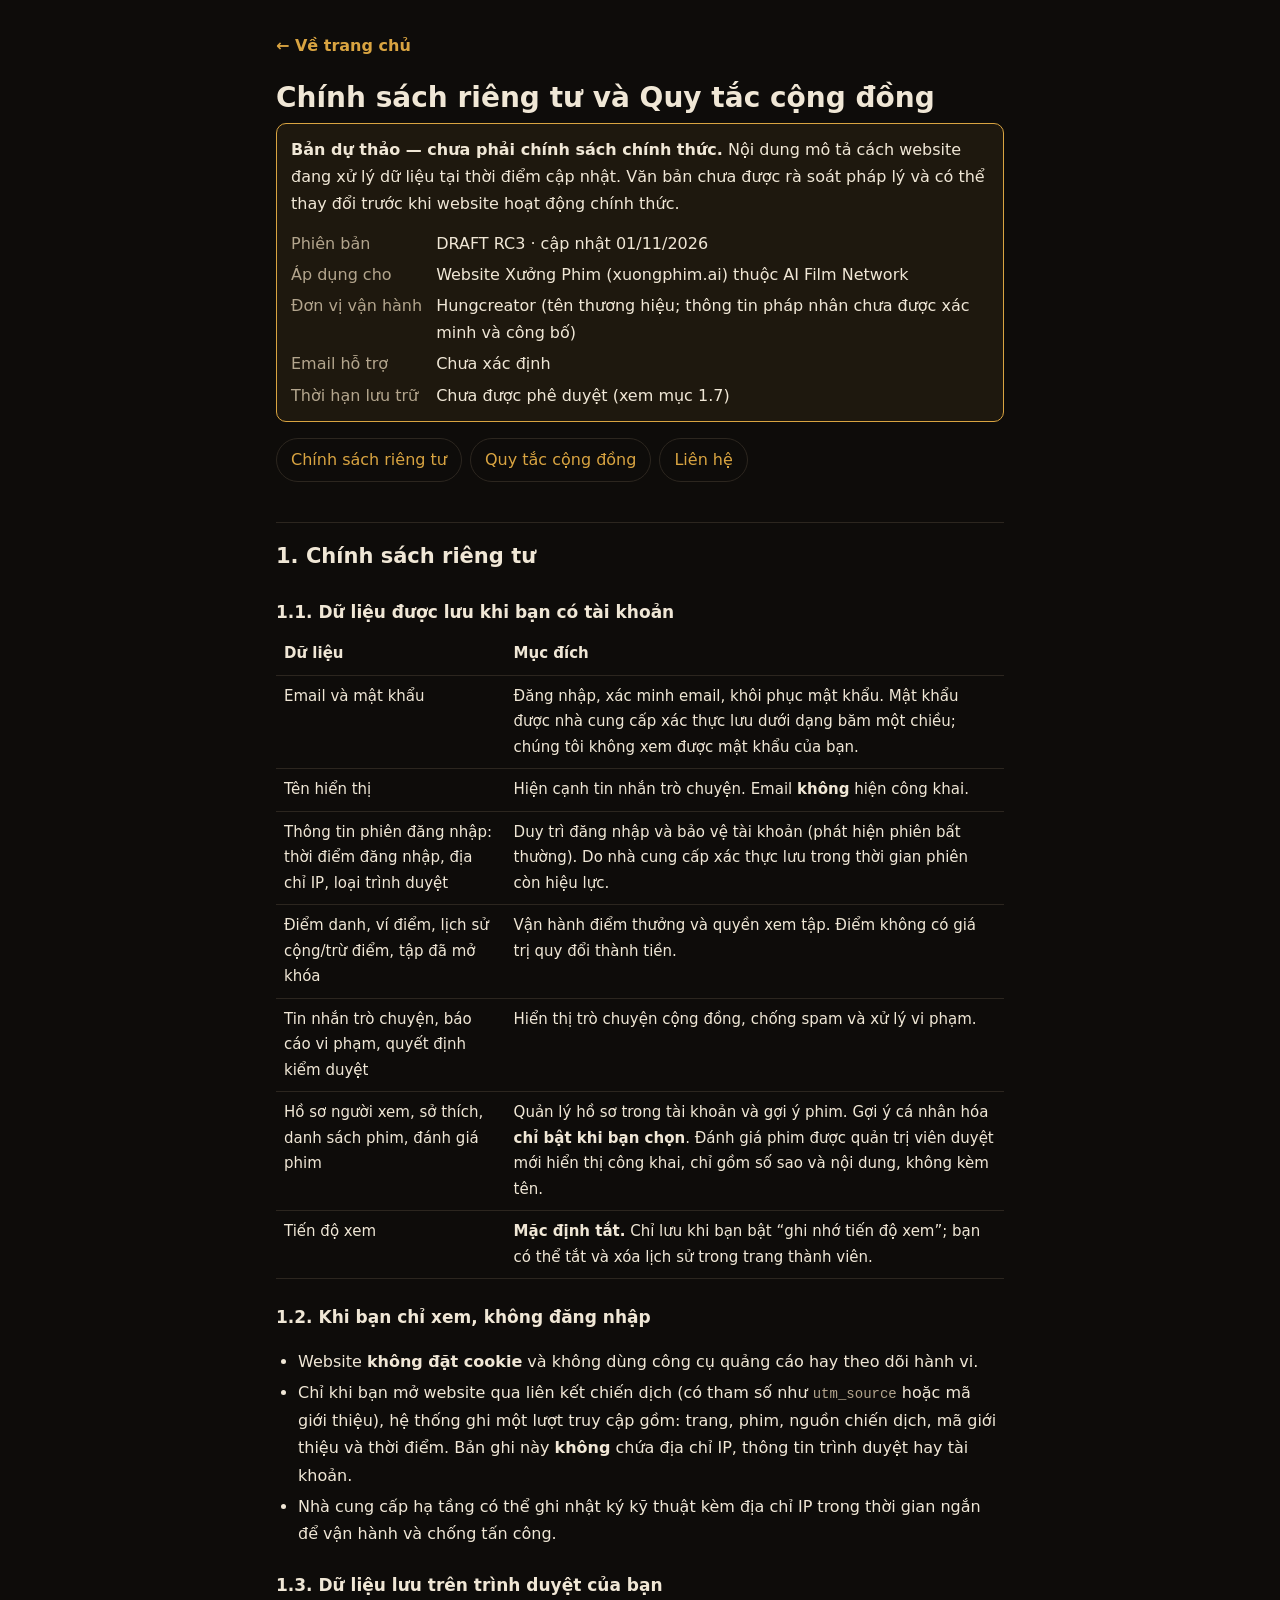
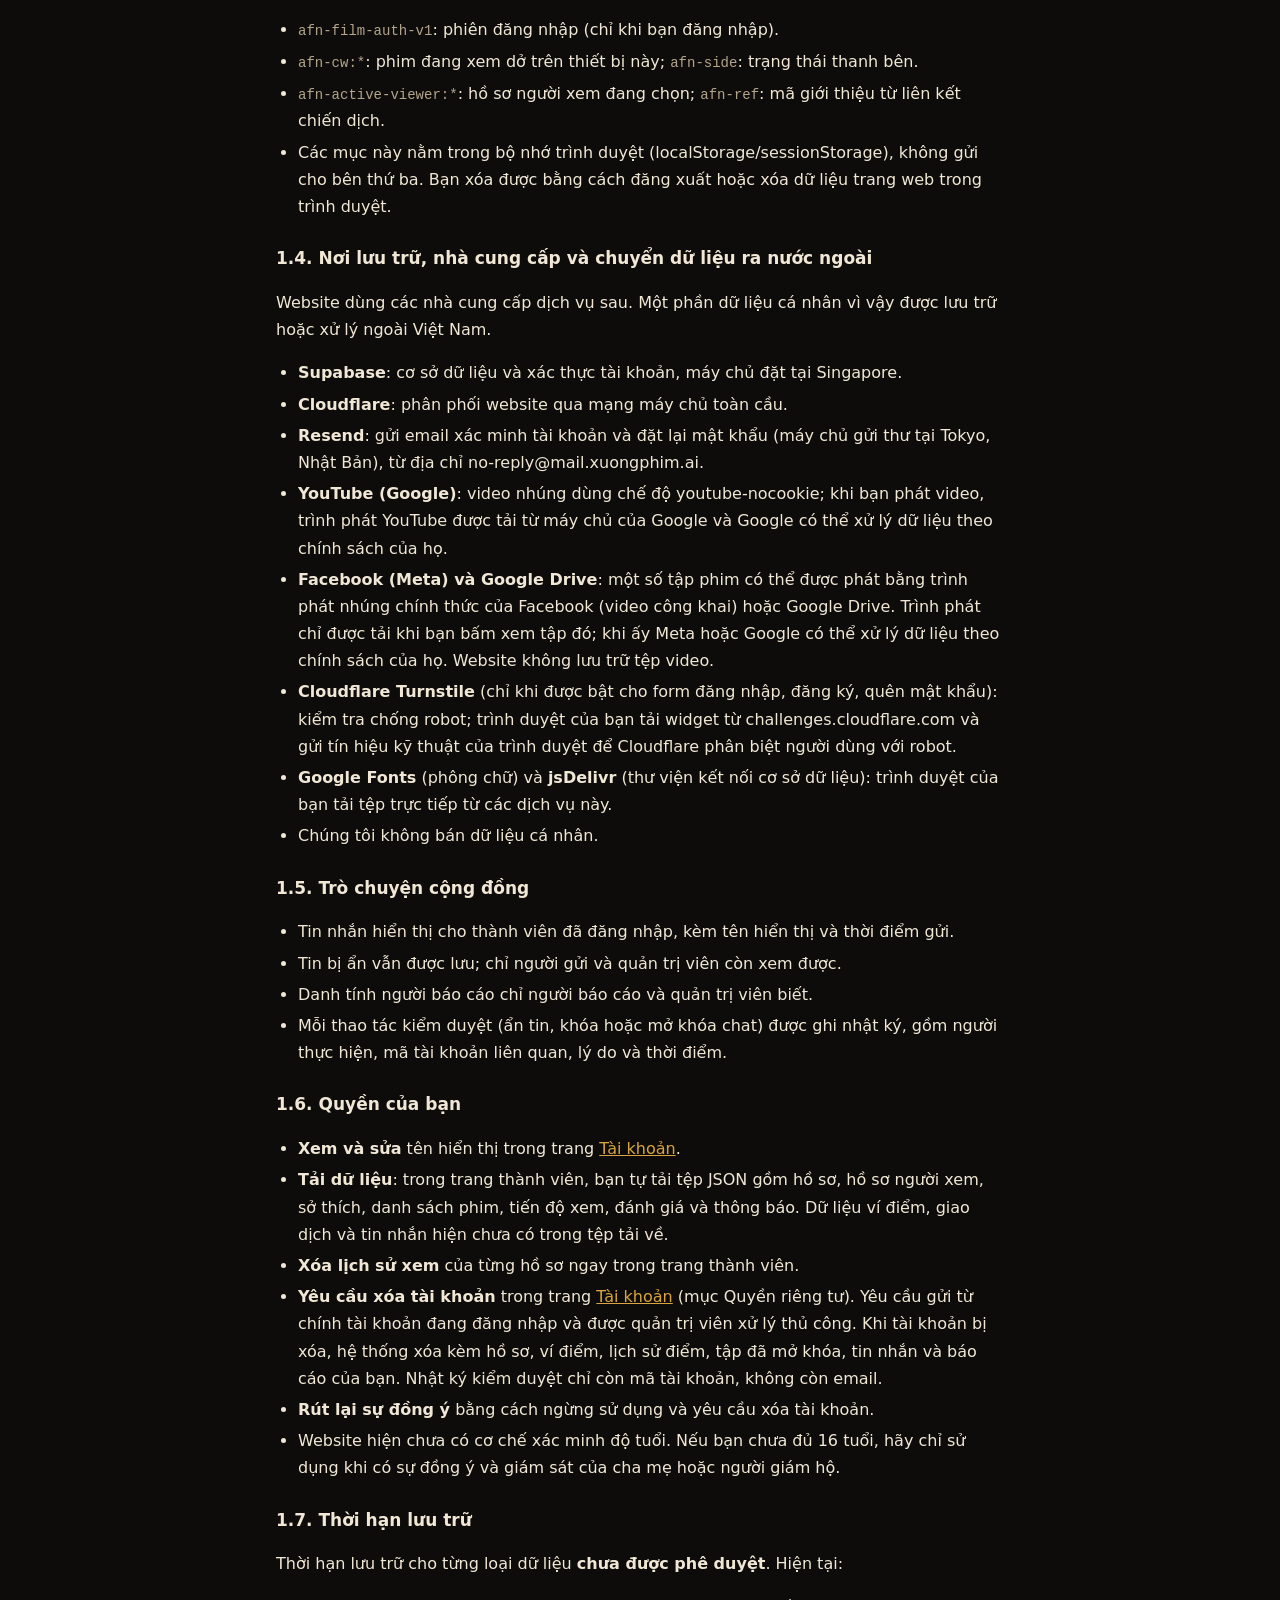
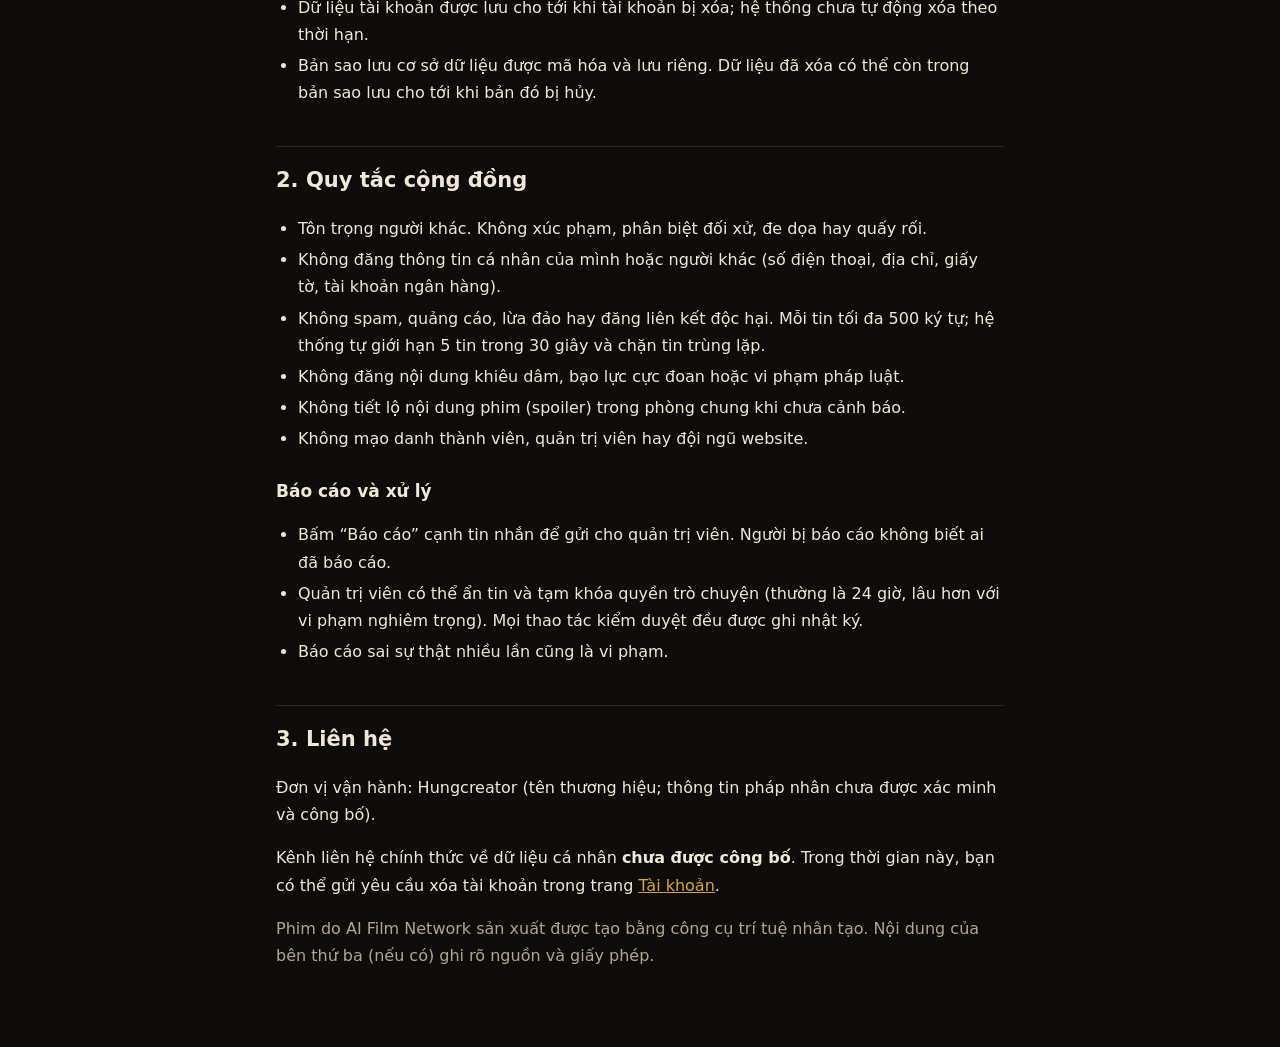
<file: chinh-sach.html>
<!doctype html>
<html lang="vi">
<head>
<meta charset="utf-8">
<meta name="viewport" content="width=device-width, initial-scale=1, viewport-fit=cover">
<title>Chính sách riêng tư và Quy tắc cộng đồng (dự thảo) · Xưởng Phim</title>
<meta name="description" content="Bản dự thảo: dữ liệu Xưởng Phim thu thập, cách sử dụng, quyền của bạn và quy tắc khi trò chuyện trong cộng đồng.">
<!-- DRAFT RC3: chưa được duyệt pháp lý. Giữ noindex cho tới khi chủ website phê duyệt bản chính thức. -->
<meta name="robots" content="noindex,follow">
<meta name="theme-color" content="#0E0C0A">
<meta name="policy-version" content="DRAFT RC3">
<style>
  :root { color-scheme: dark; --bg: #0e0c0a; --fg: #f0e7d6; --muted: #b3a58d; --line: #2c261f; --accent: #d9a441; }
  * { box-sizing: border-box; }
  body { margin: 0; background: var(--bg); color: var(--fg); font: 16px/1.7 "Be Vietnam Pro", system-ui, -apple-system, "Segoe UI", sans-serif; }
  main { max-width: 760px; margin: 0 auto; padding: 24px 16px 64px; }
  a { color: var(--accent); }
  a:focus-visible { outline: 2px solid var(--accent); outline-offset: 2px; border-radius: 4px; }
  .back { display: inline-flex; align-items: center; min-height: 44px; font-weight: 600; text-decoration: none; }
  h1 { font-size: 28px; line-height: 1.25; margin: 12px 0 8px; }
  h2 { font-size: 21px; margin: 40px 0 8px; padding-top: 16px; border-top: 1px solid var(--line); }
  h3 { font-size: 17px; margin: 24px 0 6px; }
  p, li { color: var(--fg); } .muted { color: var(--muted); }
  ul { padding-left: 22px; } li { margin: 4px 0; }
  .draft { border: 1px solid var(--accent); border-radius: 10px; padding: 12px 14px; color: var(--fg); background: rgb(217 164 65 / .08); }
  .facts { display: grid; grid-template-columns: max-content 1fr; gap: 4px 14px; margin: 12px 0 0; }
  .facts dt { color: var(--muted); } .facts dd { margin: 0; }
  nav.toc { display: flex; flex-wrap: wrap; gap: 8px; margin: 16px 0; }
  nav.toc a { display: inline-flex; align-items: center; min-height: 44px; padding: 0 14px; border: 1px solid var(--line); border-radius: 999px; text-decoration: none; }
  .table-wrap { overflow-x: auto; }
  table { width: 100%; border-collapse: collapse; font-size: 15px; } th, td { text-align: left; vertical-align: top; padding: 8px; border-bottom: 1px solid var(--line); }
  code { font-size: 14px; color: var(--muted); overflow-wrap: anywhere; }
  @media (max-width: 560px) {
    .facts { grid-template-columns: 1fr; } .facts dd { margin-bottom: 6px; }
    table, tbody, tr, th, td { display: block; } thead { display: none; } td { border: 0; padding: 2px 0; } tr { padding: 10px 0; border-bottom: 1px solid var(--line); } td:first-child { font-weight: 700; }
  }
</style>
</head>
<body>
<main>
  <a class="back" href="/">← Về trang chủ</a>
  <h1>Chính sách riêng tư và Quy tắc cộng đồng</h1>
  <section class="draft" aria-label="Trạng thái văn bản">
    <p style="margin:0"><strong>Bản dự thảo — chưa phải chính sách chính thức.</strong> Nội dung mô tả cách website đang xử lý dữ liệu tại thời điểm cập nhật. Văn bản chưa được rà soát pháp lý và có thể thay đổi trước khi website hoạt động chính thức.</p>
    <dl class="facts">
      <dt>Phiên bản</dt><dd>DRAFT RC3 · cập nhật 01/11/2026</dd>
      <dt>Áp dụng cho</dt><dd>Website Xưởng Phim (xuongphim.ai) thuộc AI Film Network</dd>
      <dt>Đơn vị vận hành</dt><dd data-owner-input="controller">Hungcreator (tên thương hiệu; thông tin pháp nhân chưa được xác minh và công bố)</dd>
      <dt>Email hỗ trợ</dt><dd data-owner-input="contact-email">Chưa xác định</dd>
      <dt>Thời hạn lưu trữ</dt><dd data-owner-input="retention">Chưa được phê duyệt (xem mục 1.7)</dd>
    </dl>
  </section>
  <nav class="toc" aria-label="Mục lục">
    <a href="#rieng-tu">Chính sách riêng tư</a>
    <a href="#cong-dong">Quy tắc cộng đồng</a>
    <a href="#lien-he">Liên hệ</a>
  </nav>

  <h2 id="rieng-tu">1. Chính sách riêng tư</h2>

  <h3>1.1. Dữ liệu được lưu khi bạn có tài khoản</h3>
  <div class="table-wrap"><table>
    <thead><tr><th>Dữ liệu</th><th>Mục đích</th></tr></thead>
    <tbody>
      <tr><td>Email và mật khẩu</td><td>Đăng nhập, xác minh email, khôi phục mật khẩu. Mật khẩu được nhà cung cấp xác thực lưu dưới dạng băm một chiều; chúng tôi không xem được mật khẩu của bạn.</td></tr>
      <tr><td>Tên hiển thị</td><td>Hiện cạnh tin nhắn trò chuyện. Email <strong>không</strong> hiện công khai.</td></tr>
      <tr><td>Thông tin phiên đăng nhập: thời điểm đăng nhập, địa chỉ IP, loại trình duyệt</td><td>Duy trì đăng nhập và bảo vệ tài khoản (phát hiện phiên bất thường). Do nhà cung cấp xác thực lưu trong thời gian phiên còn hiệu lực.</td></tr>
      <tr><td>Điểm danh, ví điểm, lịch sử cộng/trừ điểm, tập đã mở khóa</td><td>Vận hành điểm thưởng và quyền xem tập. Điểm không có giá trị quy đổi thành tiền.</td></tr>
      <tr><td>Tin nhắn trò chuyện, báo cáo vi phạm, quyết định kiểm duyệt</td><td>Hiển thị trò chuyện cộng đồng, chống spam và xử lý vi phạm.</td></tr>
      <tr><td>Hồ sơ người xem, sở thích, danh sách phim, đánh giá phim</td><td>Quản lý hồ sơ trong tài khoản và gợi ý phim. Gợi ý cá nhân hóa <strong>chỉ bật khi bạn chọn</strong>. Đánh giá phim được quản trị viên duyệt mới hiển thị công khai, chỉ gồm số sao và nội dung, không kèm tên.</td></tr>
      <tr><td>Tiến độ xem</td><td><strong>Mặc định tắt.</strong> Chỉ lưu khi bạn bật “ghi nhớ tiến độ xem”; bạn có thể tắt và xóa lịch sử trong trang thành viên.</td></tr>
    </tbody>
  </table></div>

  <h3>1.2. Khi bạn chỉ xem, không đăng nhập</h3>
  <ul>
    <li>Website <strong>không đặt cookie</strong> và không dùng công cụ quảng cáo hay theo dõi hành vi.</li>
    <li>Chỉ khi bạn mở website qua liên kết chiến dịch (có tham số như <code>utm_source</code> hoặc mã giới thiệu), hệ thống ghi một lượt truy cập gồm: trang, phim, nguồn chiến dịch, mã giới thiệu và thời điểm. Bản ghi này <strong>không</strong> chứa địa chỉ IP, thông tin trình duyệt hay tài khoản.</li>
    <li>Nhà cung cấp hạ tầng có thể ghi nhật ký kỹ thuật kèm địa chỉ IP trong thời gian ngắn để vận hành và chống tấn công.</li>
  </ul>

  <h3>1.3. Dữ liệu lưu trên trình duyệt của bạn</h3>
  <ul>
    <li><code>afn-film-auth-v1</code>: phiên đăng nhập (chỉ khi bạn đăng nhập).</li>
    <li><code>afn-cw:*</code>: phim đang xem dở trên thiết bị này; <code>afn-side</code>: trạng thái thanh bên.</li>
    <li><code>afn-active-viewer:*</code>: hồ sơ người xem đang chọn; <code>afn-ref</code>: mã giới thiệu từ liên kết chiến dịch.</li>
    <li>Các mục này nằm trong bộ nhớ trình duyệt (localStorage/sessionStorage), không gửi cho bên thứ ba. Bạn xóa được bằng cách đăng xuất hoặc xóa dữ liệu trang web trong trình duyệt.</li>
  </ul>

  <h3>1.4. Nơi lưu trữ, nhà cung cấp và chuyển dữ liệu ra nước ngoài</h3>
  <p>Website dùng các nhà cung cấp dịch vụ sau. Một phần dữ liệu cá nhân vì vậy được lưu trữ hoặc xử lý ngoài Việt Nam.</p>
  <ul>
    <li><strong>Supabase</strong>: cơ sở dữ liệu và xác thực tài khoản, máy chủ đặt tại Singapore.</li>
    <li><strong>Cloudflare</strong>: phân phối website qua mạng máy chủ toàn cầu.</li>
    <li><strong>Resend</strong>: gửi email xác minh tài khoản và đặt lại mật khẩu (máy chủ gửi thư tại Tokyo, Nhật Bản), từ địa chỉ no-reply@mail.xuongphim.ai.</li>
    <li><strong>YouTube (Google)</strong>: video nhúng dùng chế độ youtube-nocookie; khi bạn phát video, trình phát YouTube được tải từ máy chủ của Google và Google có thể xử lý dữ liệu theo chính sách của họ.</li>
    <li><strong>Facebook (Meta) và Google Drive</strong>: một số tập phim có thể được phát bằng trình phát nhúng chính thức của Facebook (video công khai) hoặc Google Drive. Trình phát chỉ được tải khi bạn bấm xem tập đó; khi ấy Meta hoặc Google có thể xử lý dữ liệu theo chính sách của họ. Website không lưu trữ tệp video.</li>
    <li><strong>Cloudflare Turnstile</strong> (chỉ khi được bật cho form đăng nhập, đăng ký, quên mật khẩu): kiểm tra chống robot; trình duyệt của bạn tải widget từ challenges.cloudflare.com và gửi tín hiệu kỹ thuật của trình duyệt để Cloudflare phân biệt người dùng với robot.</li>
    <li><strong>Google Fonts</strong> (phông chữ) và <strong>jsDelivr</strong> (thư viện kết nối cơ sở dữ liệu): trình duyệt của bạn tải tệp trực tiếp từ các dịch vụ này.</li>
    <li>Chúng tôi không bán dữ liệu cá nhân.</li>
  </ul>

  <h3>1.5. Trò chuyện cộng đồng</h3>
  <ul>
    <li>Tin nhắn hiển thị cho thành viên đã đăng nhập, kèm tên hiển thị và thời điểm gửi.</li>
    <li>Tin bị ẩn vẫn được lưu; chỉ người gửi và quản trị viên còn xem được.</li>
    <li>Danh tính người báo cáo chỉ người báo cáo và quản trị viên biết.</li>
    <li>Mỗi thao tác kiểm duyệt (ẩn tin, khóa hoặc mở khóa chat) được ghi nhật ký, gồm người thực hiện, mã tài khoản liên quan, lý do và thời điểm.</li>
  </ul>

  <h3>1.6. Quyền của bạn</h3>
  <ul>
    <li><strong>Xem và sửa</strong> tên hiển thị trong trang <a href="/account.html">Tài khoản</a>.</li>
    <li><strong>Tải dữ liệu</strong>: trong trang thành viên, bạn tự tải tệp JSON gồm hồ sơ, hồ sơ người xem, sở thích, danh sách phim, tiến độ xem, đánh giá và thông báo. Dữ liệu ví điểm, giao dịch và tin nhắn hiện chưa có trong tệp tải về.</li>
    <li><strong>Xóa lịch sử xem</strong> của từng hồ sơ ngay trong trang thành viên.</li>
    <li><strong>Yêu cầu xóa tài khoản</strong> trong trang <a href="/account.html">Tài khoản</a> (mục Quyền riêng tư). Yêu cầu gửi từ chính tài khoản đang đăng nhập và được quản trị viên xử lý thủ công. Khi tài khoản bị xóa, hệ thống xóa kèm hồ sơ, ví điểm, lịch sử điểm, tập đã mở khóa, tin nhắn và báo cáo của bạn. Nhật ký kiểm duyệt chỉ còn mã tài khoản, không còn email.</li>
    <li><strong>Rút lại sự đồng ý</strong> bằng cách ngừng sử dụng và yêu cầu xóa tài khoản.</li>
    <li>Website hiện chưa có cơ chế xác minh độ tuổi. Nếu bạn chưa đủ 16 tuổi, hãy chỉ sử dụng khi có sự đồng ý và giám sát của cha mẹ hoặc người giám hộ.</li>
  </ul>

  <h3 id="luu-tru">1.7. Thời hạn lưu trữ</h3>
  <p>Thời hạn lưu trữ cho từng loại dữ liệu <strong>chưa được phê duyệt</strong>. Hiện tại:</p>
  <ul>
    <li>Dữ liệu tài khoản được lưu cho tới khi tài khoản bị xóa; hệ thống chưa tự động xóa theo thời hạn.</li>
    <li>Bản sao lưu cơ sở dữ liệu được mã hóa và lưu riêng. Dữ liệu đã xóa có thể còn trong bản sao lưu cho tới khi bản đó bị hủy.</li>
  </ul>

  <h2 id="cong-dong">2. Quy tắc cộng đồng</h2>
  <ul>
    <li>Tôn trọng người khác. Không xúc phạm, phân biệt đối xử, đe dọa hay quấy rối.</li>
    <li>Không đăng thông tin cá nhân của mình hoặc người khác (số điện thoại, địa chỉ, giấy tờ, tài khoản ngân hàng).</li>
    <li>Không spam, quảng cáo, lừa đảo hay đăng liên kết độc hại. Mỗi tin tối đa 500 ký tự; hệ thống tự giới hạn 5 tin trong 30 giây và chặn tin trùng lặp.</li>
    <li>Không đăng nội dung khiêu dâm, bạo lực cực đoan hoặc vi phạm pháp luật.</li>
    <li>Không tiết lộ nội dung phim (spoiler) trong phòng chung khi chưa cảnh báo.</li>
    <li>Không mạo danh thành viên, quản trị viên hay đội ngũ website.</li>
  </ul>
  <h3>Báo cáo và xử lý</h3>
  <ul>
    <li>Bấm “Báo cáo” cạnh tin nhắn để gửi cho quản trị viên. Người bị báo cáo không biết ai đã báo cáo.</li>
    <li>Quản trị viên có thể ẩn tin và tạm khóa quyền trò chuyện (thường là 24 giờ, lâu hơn với vi phạm nghiêm trọng). Mọi thao tác kiểm duyệt đều được ghi nhật ký.</li>
    <li>Báo cáo sai sự thật nhiều lần cũng là vi phạm.</li>
  </ul>

  <h2 id="lien-he">3. Liên hệ</h2>
  <p>Đơn vị vận hành: Hungcreator (tên thương hiệu; thông tin pháp nhân chưa được xác minh và công bố).</p>
  <p>Kênh liên hệ chính thức về dữ liệu cá nhân <strong>chưa được công bố</strong>. Trong thời gian này, bạn có thể gửi yêu cầu xóa tài khoản trong trang <a href="/account.html">Tài khoản</a>.</p>
  <p class="muted">Phim do AI Film Network sản xuất được tạo bằng công cụ trí tuệ nhân tạo. Nội dung của bên thứ ba (nếu có) ghi rõ nguồn và giấy phép.</p>
</main>
</body>
</html>
</file>
